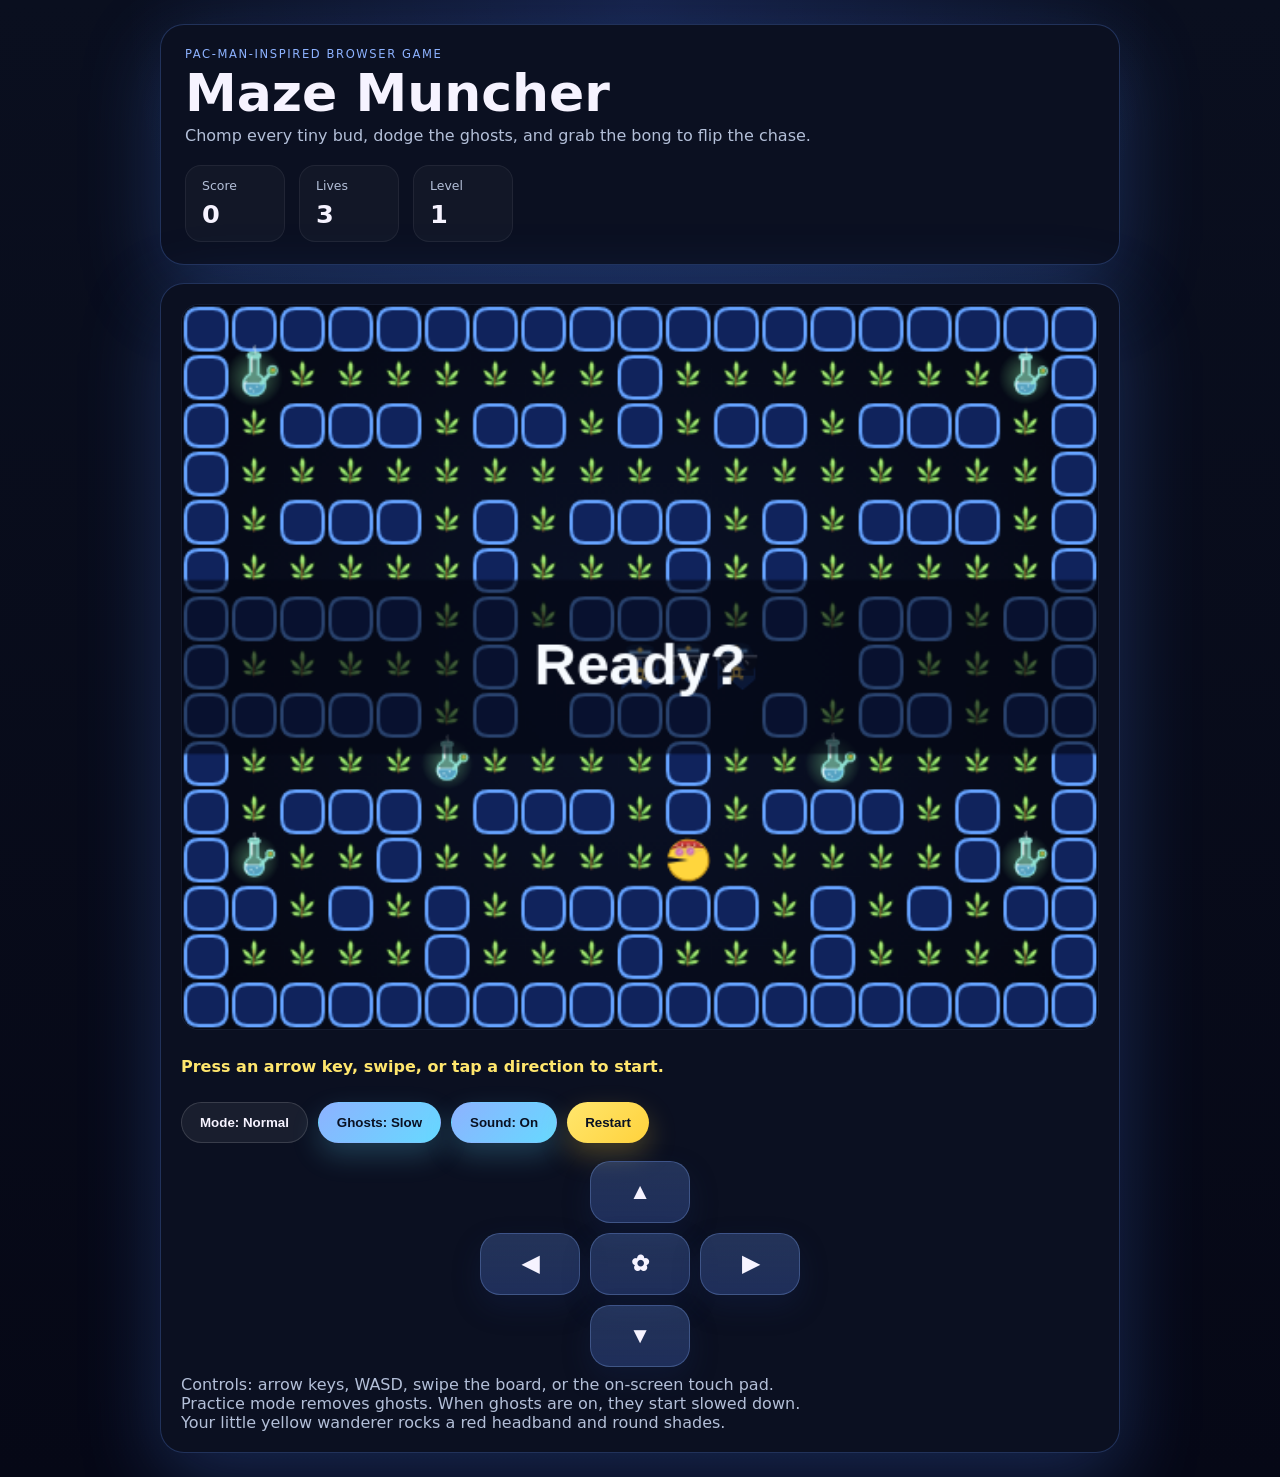
<file: index.html>
<!DOCTYPE html>
<html lang="en">
<head>
  <meta charset="UTF-8" />
  <meta name="viewport" content="width=device-width, initial-scale=1.0, maximum-scale=1.0, user-scalable=no, viewport-fit=cover" />
  <title>Maze Muncher</title>
  <link rel="stylesheet" href="./style.css" />
</head>
<body>
  <main class="game-shell">
    <section class="hud-card">
      <div>
        <p class="eyebrow">Pac-Man-inspired browser game</p>
        <h1>Maze Muncher</h1>
        <p class="subcopy">Chomp every tiny bud, dodge the ghosts, and grab the bong to flip the chase.</p>
      </div>
      <div class="hud-stats">
        <div><span>Score</span><strong id="score">0</strong></div>
        <div><span>Lives</span><strong id="lives">3</strong></div>
        <div><span>Level</span><strong id="level">1</strong></div>
      </div>
    </section>

    <section class="board-card">
      <canvas id="game" aria-label="Maze Muncher game board"></canvas>
      <div class="controls">
        <p id="message">Press an arrow key or tap a direction to start.</p>
        <div class="buttons">
          <button id="mode-toggle" class="button-secondary" type="button">Mode: Normal</button>
          <button id="speed-toggle" class="button-secondary" type="button">Ghosts: Slow</button>
          <button id="sound-toggle" class="button-secondary" type="button">Sound: On</button>
          <button id="restart" type="button">Restart</button>
        </div>
      </div>

      <div class="touch-controls" aria-label="Touch controls">
        <button class="touch-btn touch-up" type="button" data-direction="up" aria-label="Move up">▲</button>
        <button class="touch-btn touch-left" type="button" data-direction="left" aria-label="Move left">◀</button>
        <button class="touch-btn touch-center" type="button" id="touch-start" aria-label="Start game">✿</button>
        <button class="touch-btn touch-right" type="button" data-direction="right" aria-label="Move right">▶</button>
        <button class="touch-btn touch-down" type="button" data-direction="down" aria-label="Move down">▼</button>
      </div>

      <p class="instructions">Controls: arrow keys, WASD, swipe the board, or the on-screen touch pad. Practice mode removes ghosts. When ghosts are on, they start slowed down. Your little yellow wanderer rocks a red headband and round shades.</p>
    </section>
  </main>

  <script src="./game.js"></script>
</body>
</html>
</file>
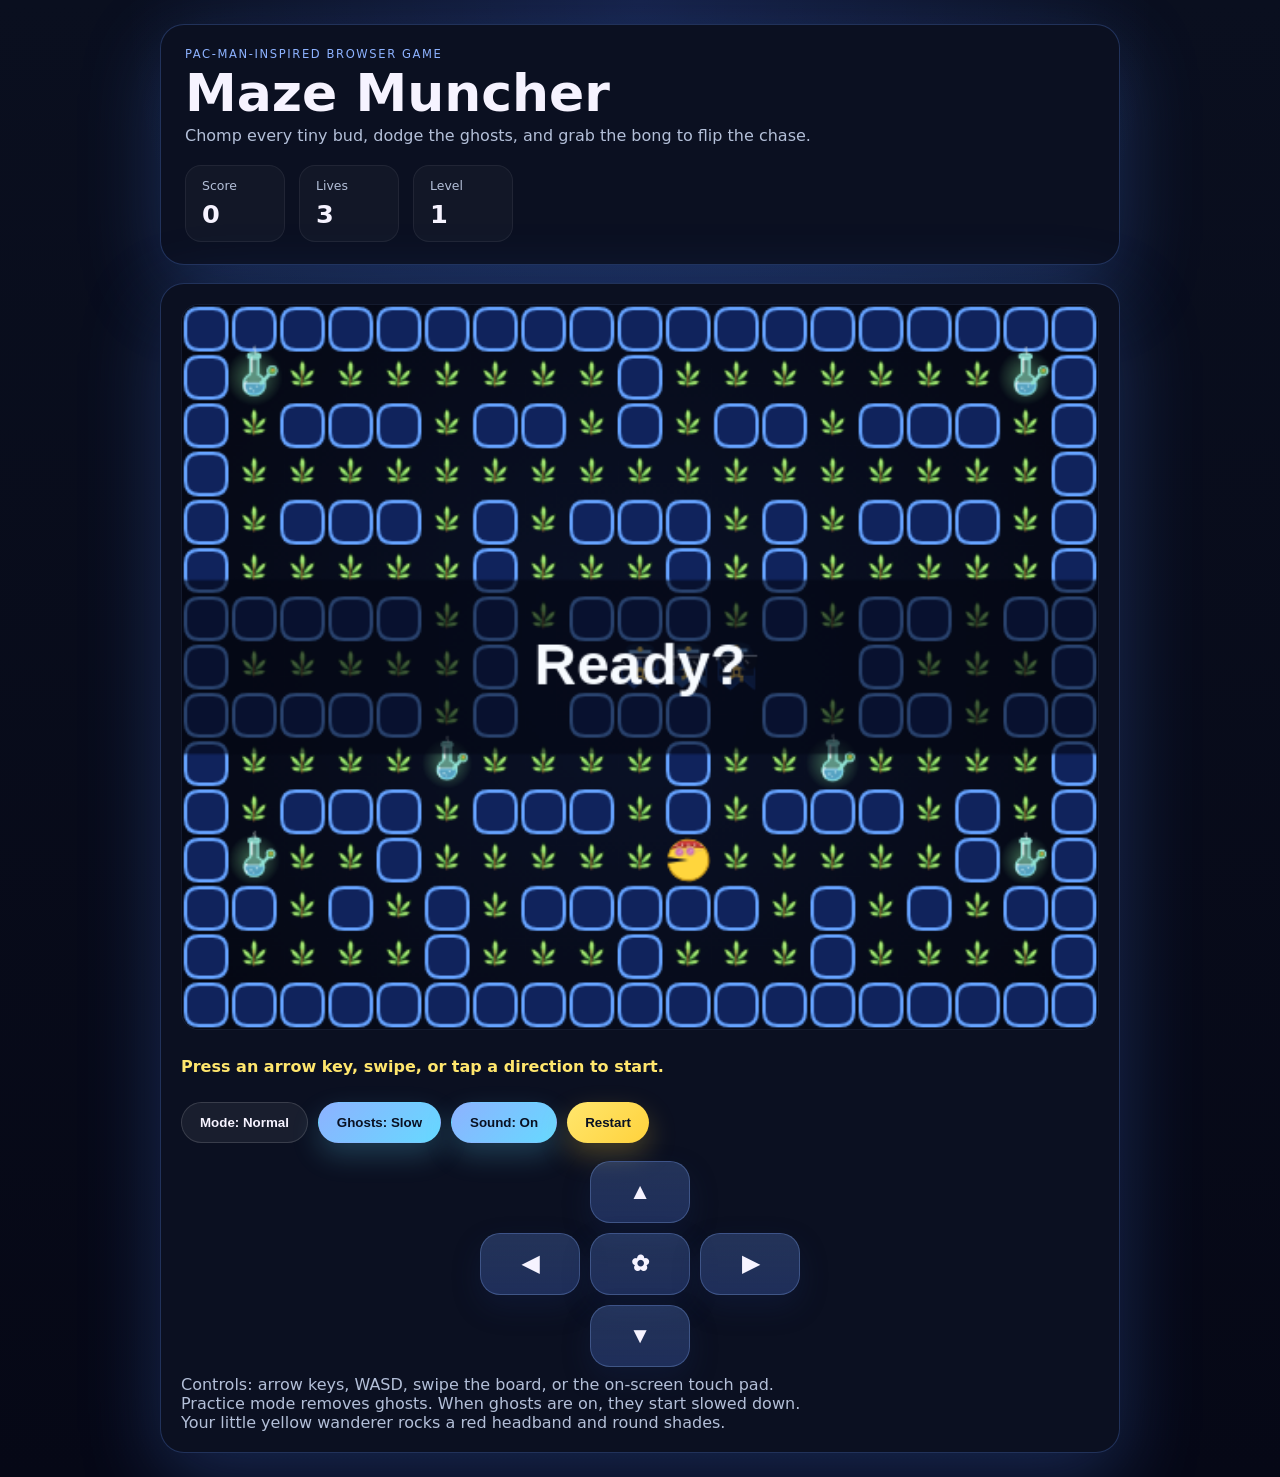
<file: standalone.html>
<!DOCTYPE html>
<html lang="en">
<head>
  <meta charset="UTF-8" />
  <meta name="viewport" content="width=device-width, initial-scale=1.0, maximum-scale=1.0, user-scalable=no, viewport-fit=cover" />
  <title>Maze Muncher</title>
  <style>
:root {
  color-scheme: dark;
  --bg: #060816;
  --panel: rgba(11, 16, 33, 0.9);
  --border: rgba(98, 148, 255, 0.26);
  --text: #f6f3ff;
  --muted: #b3bfd8;
  --accent: #ffe66d;
  --glow: rgba(76, 134, 255, 0.25);
}

* {
  box-sizing: border-box;
}

html, body {
  overscroll-behavior: none;
}

body {
  margin: 0;
  min-height: 100vh;
  font-family: Inter, system-ui, -apple-system, BlinkMacSystemFont, "Segoe UI", sans-serif;
  color: var(--text);
  background:
    radial-gradient(circle at top, rgba(71, 115, 255, 0.18), transparent 32%),
    linear-gradient(180deg, #0a0f1f 0%, var(--bg) 100%);
}

.game-shell {
  width: min(960px, calc(100vw - 32px));
  margin: 24px auto;
  display: grid;
  gap: 18px;
}

.hud-card,
.board-card {
  /* solid panels — backdrop-filter blur forced the browser to recompute
     an expensive blur on every canvas frame and stuttered on laptops */
  background: #0b1021;
  border: 1px solid var(--border);
  border-radius: 24px;
  box-shadow: 0 24px 80px var(--glow);
}

.hud-card {
  padding: 22px 24px;
  display: flex;
  justify-content: space-between;
  gap: 20px;
  align-items: end;
  flex-wrap: wrap;
}

.eyebrow {
  margin: 0 0 8px;
  color: #8db2ff;
  text-transform: uppercase;
  letter-spacing: 0.14em;
  font-size: 0.72rem;
}

h1 {
  margin: 0;
  font-size: clamp(2rem, 5vw, 3.25rem);
  line-height: 0.95;
}

.subcopy,
.instructions {
  margin: 8px 0 0;
  color: var(--muted);
  max-width: 62ch;
}

.hud-stats {
  display: flex;
  gap: 14px;
  flex-wrap: wrap;
}

.hud-stats div {
  min-width: 100px;
  padding: 12px 16px;
  background: rgba(255, 255, 255, 0.03);
  border: 1px solid rgba(255, 255, 255, 0.06);
  border-radius: 16px;
}

.hud-stats span {
  display: block;
  color: var(--muted);
  font-size: 0.78rem;
  margin-bottom: 6px;
}

.hud-stats strong {
  font-size: 1.6rem;
}

.board-card {
  padding: 20px;
}

canvas {
  width: 100%;
  height: auto;
  display: block;
  border-radius: 18px;
  background: #03040b;
  touch-action: none;
  border: 1px solid rgba(115, 161, 255, 0.15);
}

.controls {
  margin-top: 14px;
  display: flex;
  justify-content: space-between;
  align-items: center;
  gap: 12px;
  flex-wrap: wrap;
}

#message {
  margin: 0;
  font-weight: 600;
  color: var(--accent);
  /* reserve two lines so changing messages never reflow the controls */
  min-height: 2.9em;
  display: flex;
  align-items: center;
}

.buttons {
  display: flex;
  gap: 10px;
  flex-wrap: wrap;
}

button {
  appearance: none;
  border: 0;
  border-radius: 999px;
  padding: 12px 18px;
  cursor: pointer;
  color: #091123;
  background: linear-gradient(135deg, #ffe66d 0%, #ffd23c 100%);
  font-weight: 700;
  transition: transform 120ms ease, box-shadow 120ms ease;
  box-shadow: 0 12px 28px rgba(255, 210, 60, 0.25);
  touch-action: manipulation;
}

.touch-controls {
  margin: 18px auto 0;
  width: min(320px, 100%);
  display: grid;
  grid-template-columns: repeat(3, 1fr);
  grid-template-areas:
    '. up .'
    'left center right'
    '. down .';
  gap: 10px;
  user-select: none;
}

.touch-btn {
  min-height: 62px;
  padding: 0;
  border-radius: 20px;
  color: #f6f3ff;
  background: linear-gradient(180deg, rgba(110, 157, 255, 0.25) 0%, rgba(32, 48, 93, 0.95) 100%);
  border: 1px solid rgba(141, 178, 255, 0.28);
  box-shadow: 0 12px 28px rgba(23, 38, 80, 0.32);
  font-size: 1.4rem;
  font-weight: 800;
}

.touch-btn:hover {
  box-shadow: 0 14px 32px rgba(52, 86, 160, 0.32);
}

.touch-btn:active,
.touch-btn.touch-active {
  transform: scale(0.97);
  background: linear-gradient(180deg, rgba(255, 230, 109, 0.9) 0%, rgba(255, 180, 71, 0.95) 100%);
  color: #091123;
}

.touch-up { grid-area: up; }
.touch-left { grid-area: left; }
.touch-center { grid-area: center; }
.touch-right { grid-area: right; }
.touch-down { grid-area: down; }

button.button-secondary {
  color: var(--text);
  background: rgba(255, 255, 255, 0.06);
  border: 1px solid rgba(255, 255, 255, 0.14);
  box-shadow: none;
}

button.button-secondary.button-active {
  color: #091123;
  background: linear-gradient(135deg, #8db2ff 0%, #66d9ff 100%);
  border-color: transparent;
  box-shadow: 0 12px 28px rgba(102, 217, 255, 0.22);
}

button:hover {
  transform: translateY(-1px);
  box-shadow: 0 16px 32px rgba(255, 210, 60, 0.35);
}

button:active {
  transform: translateY(1px);
}

@media (max-width: 720px) {
  .game-shell {
    width: min(100vw - 18px, 960px);
    margin: 10px auto 24px;
  }

  .hud-card,
  .board-card {
    border-radius: 18px;
    padding: 16px;
  }

  .controls {
    align-items: stretch;
  }

  .buttons {
    width: 100%;
  }

  .buttons button {
    flex: 1 1 140px;
  }

  .touch-controls {
    width: min(340px, 100%);
    gap: 12px;
  }

  .touch-btn {
    min-height: 72px;
    font-size: 1.55rem;
  }

  .instructions {
    font-size: 0.96rem;
  }

  #message {
    min-height: 3.9em;
  }
}
  </style>
</head>
<body>
  <main class="game-shell">
    <section class="hud-card">
      <div>
        <p class="eyebrow">Pac-Man-inspired browser game</p>
        <h1>Maze Muncher</h1>
        <p class="subcopy">Chomp every tiny bud, dodge the ghosts, and grab the bong to flip the chase.</p>
      </div>
      <div class="hud-stats">
        <div><span>Score</span><strong id="score">0</strong></div>
        <div><span>Lives</span><strong id="lives">3</strong></div>
        <div><span>Level</span><strong id="level">1</strong></div>
      </div>
    </section>

    <section class="board-card">
      <canvas id="game" aria-label="Maze Muncher game board"></canvas>
      <div class="controls">
        <p id="message">Press an arrow key or tap a direction to start.</p>
        <div class="buttons">
          <button id="mode-toggle" class="button-secondary" type="button">Mode: Normal</button>
          <button id="speed-toggle" class="button-secondary" type="button">Ghosts: Slow</button>
          <button id="sound-toggle" class="button-secondary" type="button">Sound: On</button>
          <button id="restart" type="button">Restart</button>
        </div>
      </div>

      <div class="touch-controls" aria-label="Touch controls">
        <button class="touch-btn touch-up" type="button" data-direction="up" aria-label="Move up">▲</button>
        <button class="touch-btn touch-left" type="button" data-direction="left" aria-label="Move left">◀</button>
        <button class="touch-btn touch-center" type="button" id="touch-start" aria-label="Start game">✿</button>
        <button class="touch-btn touch-right" type="button" data-direction="right" aria-label="Move right">▶</button>
        <button class="touch-btn touch-down" type="button" data-direction="down" aria-label="Move down">▼</button>
      </div>

      <p class="instructions">Controls: arrow keys, WASD, swipe the board, or the on-screen touch pad. Practice mode removes ghosts. When ghosts are on, they start slowed down. Your little yellow wanderer rocks a red headband and round shades.</p>
    </section>
  </main>

  <script>
'use strict';

/* =====================================================================
   Maze Muncher — runtime
   Sections: config · dom · state · audio · maze · actors · movement ·
   ghost ai · collisions · update · sprites & layers · drawing · input ·
   bootstrap
   ===================================================================== */

/* ---------------- config ---------------- */

const TILE = 28;
const PLAYER_SPEED = 5.4;
const GHOST_SPEED = 4.35;
const FRIGHTENED_SPEED = 3.3;
const EYES_SPEED = 8.5;
const JAIL_MIN_TIME = 1.5;       // busted ghosts sit out at least this long
const POWER_DURATION = 7.5;
const POWER_WARNING = 2.0;       // frightened ghosts flash for the last N seconds
const DEATH_TIME = 1.25;         // seconds of death animation freeze
const WIN_FLASH_TIME = 1.6;      // board-cleared flash before next level loads
const START_LIVES = 3;
const SPRITE_SIZE = 36;          // css px box for pre-rendered bud sprites

const GHOST_SPEED_OPTIONS = [
  { label: 'Ghosts: Slow', multiplier: 0.68 },
  { label: 'Ghosts: Normal', multiplier: 1 },
];

const DIRS = {
  left: { x: -1, y: 0, angle: Math.PI },
  right: { x: 1, y: 0, angle: 0 },
  up: { x: 0, y: -1, angle: -Math.PI / 2 },
  down: { x: 0, y: 1, angle: Math.PI / 2 },
};

const OPPOSITE = {
  left: 'right',
  right: 'left',
  up: 'down',
  down: 'up',
};

const MAZE_TEMPLATE = [
  '###################',
  '#o.......#.......o#',
  '#.###.##.#.##.###.#',
  '#.................#',
  '#.###.#.###.#.###.#',
  '#.....#...#.#.....#',
  '#####.#.###.#.##.##',
  '#.....#  A B  #...#',
  '#####.# ### #.##.##',
  '#....o....#..o....#',
  '#.###.###.#.###.#.#',
  '#o..#.....P.....#o#',
  '##.#.#.#####.#.#.##',
  '#....#...#...#....#',
  '###################',
];

const ghostBlueprints = [
  { color: '#244c9f', accent: '#8ec8ff', badge: '#ffd45c', name: 'Officer Blue', corner: { x: 1, y: 1 } },
  { color: '#1b3f88', accent: '#9fd7ff', badge: '#ffcc4d', name: 'Officer Chase', corner: { x: 17, y: 1 } },
  { color: '#2b589d', accent: '#89c6ff', badge: '#ffd86a', name: 'Officer Bolt', corner: { x: 17, y: 13 } },
  { color: '#19366f', accent: '#7fc0ff', badge: '#ffcf57', name: 'Officer Moss', corner: { x: 1, y: 13 } },
];

/* ---------------- dom ---------------- */

const canvas = document.getElementById('game');
const ctx = canvas.getContext('2d');
const scoreEl = document.getElementById('score');
const livesEl = document.getElementById('lives');
const levelEl = document.getElementById('level');
const messageEl = document.getElementById('message');
const modeToggleBtn = document.getElementById('mode-toggle');
const speedToggleBtn = document.getElementById('speed-toggle');
const soundToggleBtn = document.getElementById('sound-toggle');
const restartBtn = document.getElementById('restart');
const touchButtons = Array.from(document.querySelectorAll('[data-direction]'));
const touchStartBtn = document.getElementById('touch-start');

/* ---------------- state ---------------- */

let rows = MAZE_TEMPLATE.length;
let cols = MAZE_TEMPLATE[0].length;
let maze = [];
let pelletsRemaining = 0;
let playerStart = { x: 9, y: 11 };
let ghostStarts = [];

let player;
let ghosts = [];
let score = 0;
let lives = START_LIVES;
let level = 1;
let desiredDirection = 'left';
let powerTimer = 0;
let eatChain = 0;                 // ghosts eaten on the current power orb
let gameStarted = false;
let gameOver = false;
let win = false;
let winTimer = 0;
let dying = false;
let deathTimer = 0;
let mouthPhase = 0;
let lastTime = 0;
let nowSec = 0;
let practiceMode = false;
let ghostSpeedIndex = 0;
let popups = [];

function getGhostSpeedMultiplier() {
  const ramp = Math.min(1 + (level - 1) * 0.06, 1.35);
  return GHOST_SPEED_OPTIONS[ghostSpeedIndex].multiplier * ramp;
}

function getPlayerSpeed() {
  return PLAYER_SPEED * Math.min(1 + (level - 1) * 0.02, 1.12);
}

/* ---------------- audio (tiny synth, no assets) ---------------- */

let audioCtx = null;
let soundOn = localStorage.getItem('mazeMuncherSound') !== 'off';
let lastChompAt = 0;
let chompAlt = false;

function ensureAudio() {
  if (audioCtx && audioCtx.state === 'closed') audioCtx = null;
  if (!audioCtx) {
    try { audioCtx = new (window.AudioContext || window.webkitAudioContext)(); } catch (e) { /* no audio */ }
  }
  if (audioCtx && audioCtx.state === 'suspended') {
    audioCtx.resume().catch(() => {});
  }
  return audioCtx;
}

// any real interaction revives a context the browser muted/suspended
['pointerdown', 'keydown', 'touchstart'].forEach((evt) => {
  window.addEventListener(evt, () => { if (soundOn) ensureAudio(); }, { passive: true });
});

function tone(freq, dur, type = 'square', vol = 0.1, delay = 0, slideTo = null) {
  if (!soundOn || !ensureAudio()) return;
  if (audioCtx.state !== 'running') return;   // never schedule into a muted context
  const t = audioCtx.currentTime + delay;
  const osc = audioCtx.createOscillator();
  const gain = audioCtx.createGain();
  osc.type = type;
  osc.frequency.setValueAtTime(freq, t);
  if (slideTo) osc.frequency.exponentialRampToValueAtTime(slideTo, t + dur);
  gain.gain.setValueAtTime(vol, t);
  gain.gain.exponentialRampToValueAtTime(0.001, t + dur);
  osc.connect(gain).connect(audioCtx.destination);
  osc.start(t);
  osc.stop(t + dur + 0.03);
}

function sfxChomp() {
  if (nowSec - lastChompAt < 0.085) return;
  lastChompAt = nowSec;
  chompAlt = !chompAlt;
  tone(chompAlt ? 520 : 392, 0.06, 'square', 0.045);
}
function sfxPower() { tone(190, 0.4, 'sawtooth', 0.09, 0, 560); }
function sfxGhostEaten() { tone(330, 0.1, 'triangle', 0.13); tone(660, 0.16, 'triangle', 0.11, 0.08); }
function sfxDeath() { tone(520, 0.95, 'triangle', 0.15, 0, 85); }
function sfxWin() { [392, 523, 659, 784].forEach((f, i) => tone(f, 0.16, 'sine', 0.12, i * 0.11)); }

/* ---------------- hud / messages ---------------- */

function updateControlLabels() {
  if (modeToggleBtn) {
    modeToggleBtn.textContent = practiceMode ? 'Mode: Practice' : 'Mode: Normal';
    modeToggleBtn.classList.toggle('button-active', practiceMode);
  }
  if (speedToggleBtn) {
    speedToggleBtn.textContent = GHOST_SPEED_OPTIONS[ghostSpeedIndex].label;
    speedToggleBtn.classList.toggle('button-active', ghostSpeedIndex === 0);
  }
  if (soundToggleBtn) {
    soundToggleBtn.textContent = soundOn ? 'Sound: On' : 'Sound: Off';
    soundToggleBtn.classList.toggle('button-active', soundOn);
  }
}

function syncHud() {
  scoreEl.textContent = String(score);
  livesEl.textContent = String(lives);
  if (levelEl) levelEl.textContent = String(level);
}

function setMessage(text) {
  messageEl.textContent = text;
}

/* ---------------- maze ---------------- */

function assertMaze() {
  const width = MAZE_TEMPLATE[0].length;
  MAZE_TEMPLATE.forEach((row, index) => {
    if (row.length !== width) {
      throw new Error(`Maze row ${index} has length ${row.length}; expected ${width}.`);
    }
  });
}

function cloneMaze() {
  pelletsRemaining = 0;
  ghostStarts = [];
  maze = MAZE_TEMPLATE.map((row, y) => row.split('').map((cell, x) => {
    if (cell === 'P') {
      playerStart = { x, y };
      return ' ';
    }
    if (/[A-D]/.test(cell)) {
      ghostStarts.push({ x, y });
      return ' ';
    }
    if (cell === '.' || cell === 'o') {
      pelletsRemaining += 1;
    }
    return cell;
  }));

  while (ghostStarts.length < ghostBlueprints.length) {
    ghostStarts.push({ x: 8 + ghostStarts.length, y: 7 });
  }

  buildWallLayer();
}

function wrapColumn(col) {
  return (col + cols) % cols;
}

function tileOpen(col, row) {
  if (row < 0 || row >= rows) return false;
  return maze[row][wrapColumn(col)] !== '#';
}

/* ---------------- actors ---------------- */

function createEntity(x, y, dir = 'left') {
  return { x, y, dir, startX: x, startY: y };
}

function resetActors() {
  player = {
    ...createEntity(playerStart.x, playerStart.y, 'left'),
    radius: 0.38,
  };

  ghosts = ghostBlueprints.map((blueprint, index) => ({
    ...createEntity(ghostStarts[index].x, ghostStarts[index].y, index % 2 === 0 ? 'left' : 'right'),
    index,
    color: blueprint.color,
    accent: blueprint.accent,
    badge: blueprint.badge,
    name: blueprint.name,
    corner: blueprint.corner,
    frightened: false,
    mode: 'normal',               // normal | eyes (heading home) | jailed (cooling off)
    jailTimer: 0,
    bobSeed: index * 1.7,
  }));

  desiredDirection = 'left';
}

function resetGame() {
  cloneMaze();
  resetActors();
  score = 0;
  lives = START_LIVES;
  level = 1;
  powerTimer = 0;
  eatChain = 0;
  gameStarted = false;
  gameOver = false;
  win = false;
  winTimer = 0;
  dying = false;
  mouthPhase = 0;
  popups = [];
  updateControlLabels();
  setMessage(practiceMode ? 'Practice mode: learn the maze with no ghosts.' : 'Press an arrow key, swipe, or tap a direction to start.');
  syncHud();
}

function nextLevel() {
  level += 1;
  cloneMaze();
  resetActors();
  powerTimer = 0;
  eatChain = 0;
  gameStarted = false;
  win = false;
  winTimer = 0;
  setMessage(practiceMode
    ? `Board cleared. Practice round ${level} ready.`
    : `Level ${level} — ghosts are a little quicker. Press a direction.`);
  syncHud();
}

/* ---------------- movement core ----------------
   Entities travel center-to-center along the grid. Turning and AI
   decisions happen exactly when a tile center is crossed, with the
   leftover frame distance carried into the new direction — no snapping,
   no lost motion, no jitter at corners. */

function stepEntity(entity, speed, delta, onCenter) {
  let dist = speed * delta;
  let guard = 12;
  while (dist > 1e-6 && guard > 0) {
    guard -= 1;
    const atCX = Math.abs(entity.x - Math.round(entity.x)) < 1e-4;
    const atCY = Math.abs(entity.y - Math.round(entity.y)) < 1e-4;

    if (atCX && atCY) {
      entity.x = Math.round(entity.x);
      entity.y = Math.round(entity.y);
      onCenter(entity);
      const dir = DIRS[entity.dir];
      if (!dir || !tileOpen(entity.x + dir.x, entity.y + dir.y)) return;
      const step = Math.min(dist, 1);
      entity.x += dir.x * step;
      entity.y += dir.y * step;
      dist -= step;
    } else {
      const dir = DIRS[entity.dir];
      const axis = dir.x !== 0 ? 'x' : 'y';
      const sign = dir.x + dir.y > 0 ? 1 : -1;
      const pos = entity[axis];
      const nextCenter = sign > 0 ? Math.ceil(pos - 1e-4) : Math.floor(pos + 1e-4);
      const step = Math.min(dist, Math.abs(nextCenter - pos));
      entity[axis] = pos + sign * step;
      dist -= step;
    }

    if (entity.x < -0.5) entity.x += cols;
    else if (entity.x > cols - 0.5) entity.x -= cols;
  }
}

function canLeave(entity, directionName) {
  const dir = DIRS[directionName];
  if (!dir) return false;
  return tileOpen(Math.round(entity.x) + dir.x, Math.round(entity.y) + dir.y);
}

/* ---------------- player ---------------- */

function playerCenterDecision(p) {
  if (desiredDirection !== p.dir && canLeave(p, desiredDirection)) {
    p.dir = desiredDirection;
  }
}

function updatePlayer(delta) {
  // reversing is always allowed instantly, even between tile centers
  if (desiredDirection === OPPOSITE[player.dir]) {
    const between = Math.abs(player.x - Math.round(player.x)) > 1e-4
      || Math.abs(player.y - Math.round(player.y)) > 1e-4;
    if (between) player.dir = desiredDirection;
  }
  stepEntity(player, getPlayerSpeed(), delta, playerCenterDecision);
  eatPellet();
}

function eatPellet() {
  const col = wrapColumn(Math.round(player.x));
  const row = Math.round(player.y);
  const cell = maze[row]?.[col];

  if (cell === '.') {
    maze[row][col] = ' ';
    pelletsRemaining -= 1;
    score += 10;
    sfxChomp();
  }

  if (cell === 'o') {
    maze[row][col] = ' ';
    pelletsRemaining -= 1;
    score += 50;
    powerTimer = POWER_DURATION;
    eatChain = 0;
    ghosts.forEach((ghost) => {
      if (ghost.mode !== 'normal') return;
      ghost.frightened = true;
      ghost.dir = OPPOSITE[ghost.dir];        // classic tell: ghosts flip around
    });
    sfxPower();
    setMessage(practiceMode ? 'Bong collected.' : 'Bong rip! Ghosts are edible.');
  }

  if (cell !== '.' && cell !== 'o') return;   // nothing eaten — skip DOM work

  if (pelletsRemaining <= 0) {
    win = true;
    winTimer = WIN_FLASH_TIME;
    gameStarted = false;
    score += 250;
    addPopup(player.x, player.y, '+250', '#ffe66d');
    sfxWin();
    setMessage('You cleared the board!');
  }

  syncHud();
}

/* ---------------- ghost ai ---------------- */

function getOptions(entity) {
  return Object.entries(DIRS)
    .filter(([, dir]) => tileOpen(Math.round(entity.x) + dir.x, Math.round(entity.y) + dir.y))
    .map(([name]) => name);
}

function ghostTarget(ghost, index) {
  const forward = DIRS[player.dir] || DIRS.left;
  const closeToPlayer = Math.hypot(player.x - ghost.x, player.y - ghost.y) < 5;

  switch (index) {
    case 0:
      return { x: player.x, y: player.y };
    case 1:
      return { x: player.x + forward.x * 3, y: player.y + forward.y * 3 };
    case 2:
      return closeToPlayer ? ghost.corner : { x: player.x, y: player.y };
    default:
      return Math.random() < 0.6 ? ghost.corner : { x: player.x, y: player.y };
  }
}

/* breadth-first search for the first step of the shortest path —
   used by eaten ghosts so the eyes actually find their way home
   instead of ping-ponging in a greedy local minimum */
function bfsNextDir(startCol, startRow, targetCol, targetRow) {
  if (startCol === targetCol && startRow === targetRow) return null;
  const key = (c, r) => r * cols + c;
  const visited = new Set([key(startCol, startRow)]);
  const queue = [];

  for (const [name, dir] of Object.entries(DIRS)) {
    const c = wrapColumn(startCol + dir.x);
    const r = startRow + dir.y;
    if (!tileOpen(c, r)) continue;
    visited.add(key(c, r));
    queue.push({ c, r, first: name });
  }

  while (queue.length) {
    const node = queue.shift();
    if (node.c === targetCol && node.r === targetRow) return node.first;
    for (const dir of Object.values(DIRS)) {
      const c = wrapColumn(node.c + dir.x);
      const r = node.r + dir.y;
      if (r < 0 || r >= rows || !tileOpen(c, r) || visited.has(key(c, r))) continue;
      visited.add(key(c, r));
      queue.push({ c, r, first: node.first });
    }
  }
  return null;
}

function chooseGhostDirection(ghost, index) {
  if (ghost.mode === 'eyes') {
    const next = bfsNextDir(Math.round(ghost.x), Math.round(ghost.y), ghost.startX, ghost.startY);
    if (next) return next;
  }

  let options = getOptions(ghost);

  if (options.length > 1) {
    options = options.filter((option) => option !== OPPOSITE[ghost.dir]);
  }
  if (options.length === 0) {
    options = [OPPOSITE[ghost.dir]];
  }

  if (ghost.frightened) {
    return options[Math.floor(Math.random() * options.length)];
  }

  const target = ghostTarget(ghost, index);
  let best = options[0];
  let bestScore = Infinity;

  options.forEach((option) => {
    const dir = DIRS[option];
    const nx = Math.round(ghost.x) + dir.x;
    const ny = Math.round(ghost.y) + dir.y;
    const distance = Math.hypot(target.x - nx, target.y - ny) + Math.random() * 0.15;
    if (distance < bestScore) {
      bestScore = distance;
      best = option;
    }
  });

  return best;
}

function ghostCenterDecision(ghost) {
  if (ghost.mode === 'eyes'
    && Math.round(ghost.x) === ghost.startX
    && Math.round(ghost.y) === ghost.startY) {
    // busted ghosts cool off in jail until the power phase is over
    ghost.mode = 'jailed';
    ghost.frightened = false;
    ghost.jailTimer = Math.max(powerTimer, JAIL_MIN_TIME);
    return;
  }
  ghost.dir = chooseGhostDirection(ghost, ghost.index);
}

function updateGhosts(delta) {
  if (practiceMode) return;

  ghosts.forEach((ghost) => {
    if (ghost.mode === 'jailed') {
      ghost.jailTimer = Math.max(0, ghost.jailTimer - delta);
      if (ghost.jailTimer === 0 && powerTimer <= 0) {
        ghost.mode = 'normal';
      }
      return;
    }
    const speed = ghost.mode === 'eyes'
      ? EYES_SPEED
      : (ghost.frightened ? FRIGHTENED_SPEED : GHOST_SPEED) * getGhostSpeedMultiplier();
    stepEntity(ghost, speed, delta, ghostCenterDecision);
  });
}

/* ---------------- collisions ---------------- */

function handleCollisions() {
  if (practiceMode) return;

  for (const ghost of ghosts) {
    if (ghost.mode === 'eyes' || ghost.mode === 'jailed') continue;
    const distance = Math.hypot(player.x - ghost.x, player.y - ghost.y);
    if (distance > 0.62) continue;

    if (ghost.frightened) {
      eatChain += 1;
      const points = Math.min(200 * 2 ** (eatChain - 1), 1600);
      score += points;
      ghost.mode = 'eyes';
      ghost.frightened = false;
      addPopup(ghost.x, ghost.y, `+${points}`, '#8ec8ff');
      setMessage(`You ate ${ghost.name}.`);
      sfxGhostEaten();
      syncHud();
      continue;
    }

    if (!gameOver && !dying) {
      dying = true;
      deathTimer = DEATH_TIME;
      sfxDeath();
      return;
    }
  }
}

/* ---------------- popups ---------------- */

function addPopup(tileX, tileY, text, color) {
  popups.push({
    x: tileX * TILE + TILE / 2,
    y: tileY * TILE + TILE / 2,
    text,
    color,
    life: 0.9,
    maxLife: 0.9,
  });
}

function updatePopups(delta) {
  for (let i = popups.length - 1; i >= 0; i -= 1) {
    const p = popups[i];
    p.life -= delta;
    p.y -= 26 * delta;
    if (p.life <= 0) popups.splice(i, 1);
  }
}

/* ---------------- update ---------------- */

function update(delta) {
  if (dying) {
    deathTimer -= delta;
    if (deathTimer <= 0) {
      dying = false;
      lives -= 1;
      syncHud();
      if (lives <= 0) {
        gameOver = true;
        gameStarted = false;
        setMessage('Game over. Hit restart to try again.');
      } else {
        resetActors();
        gameStarted = false;
        powerTimer = 0;
        setMessage('Ouch. You lost a life. Press a direction to continue.');
      }
    }
    return;
  }

  if (win && winTimer > 0) {
    winTimer -= delta;
    if (winTimer <= 0) nextLevel();
    return;
  }

  if (!gameStarted || gameOver || win) return;

  mouthPhase += delta * 12;
  if (powerTimer > 0) {
    powerTimer = Math.max(0, powerTimer - delta);
    if (powerTimer === 0) {
      ghosts.forEach((ghost) => {
        ghost.frightened = false;
      });
      eatChain = 0;
      setMessage('Power mode faded.');
    }
  }

  updatePlayer(delta);
  updateGhosts(delta);
  handleCollisions();
}

/* ---------------- sprites & layers ----------------
   The wall layer and the two bud sprites are pre-rendered at device
   pixel resolution once per board, so the per-frame cost is a handful
   of drawImage calls instead of hundreds of gradient/path fills. */

let dpr = 1;
let wallLayer = null;
let pelletSprite = null;
let powerSprite = null;

function sizeCanvas() {
  // mobile browsers fire resize constantly (URL bar, scroll bounce);
  // reassigning canvas.width clears the canvas, so bail unless the
  // backing size actually changed
  const newDpr = Math.min(window.devicePixelRatio || 1, 2.5);
  const w = Math.round(cols * TILE * newDpr);
  const h = Math.round(rows * TILE * newDpr);
  if (newDpr === dpr && canvas.width === w && canvas.height === h && pelletSprite) return;
  dpr = newDpr;
  canvas.width = w;
  canvas.height = h;
  ctx.setTransform(dpr, 0, 0, dpr, 0, 0);
  pelletSprite = makeBudSprite(false);
  powerSprite = makeBudSprite(true);
  if (maze.length) buildWallLayer();
}

function makeBudSprite(power) {
  const ss = dpr * 1.6;     // supersample so the power-orb pulse stays crisp
  const c = document.createElement('canvas');
  c.width = c.height = Math.ceil(SPRITE_SIZE * ss);
  const g = c.getContext('2d');
  g.setTransform(ss, 0, 0, ss, (SPRITE_SIZE / 2) * ss, (SPRITE_SIZE / 2) * ss);
  if (power) drawBongArt(g);
  else drawBudArt(g, false);
  return c;
}

/* the power item: a little glass bong with a lit bowl */
function drawBongArt(g) {
  // soft glow so it pops as the power item
  const glow = g.createRadialGradient(0, 0, 2, 0, 0, 16);
  glow.addColorStop(0, 'rgba(150, 255, 170, 0.35)');
  glow.addColorStop(1, 'rgba(150, 255, 170, 0)');
  g.fillStyle = glow;
  g.beginPath();
  g.arc(0, 0, 16, 0, Math.PI * 2);
  g.fill();

  const glass = 'rgba(150, 225, 210, 0.4)';
  const rim = '#8fe0d2';
  g.lineJoin = 'round';
  g.lineCap = 'round';

  // silhouette: neck flowing into the bulb base
  g.fillStyle = glass;
  g.strokeStyle = rim;
  g.lineWidth = 1.3;
  g.beginPath();
  g.moveTo(-2.3, -11.5);
  g.lineTo(-2.3, -1.5);
  g.bezierCurveTo(-7.5, 0.5, -7.5, 9.5, 0, 9.8);
  g.bezierCurveTo(7.5, 9.5, 7.5, 0.5, 2.3, -1.5);
  g.lineTo(2.3, -11.5);
  g.closePath();
  g.fill();
  g.stroke();

  // flared mouthpiece
  g.fillStyle = glass;
  g.beginPath();
  g.ellipse(0, -11.8, 3.4, 1.5, 0, 0, Math.PI * 2);
  g.fill();
  g.stroke();

  // water with bubbles, clipped to the bulb
  g.save();
  g.beginPath();
  g.moveTo(-2.3, -1.5);
  g.bezierCurveTo(-7.5, 0.5, -7.5, 9.5, 0, 9.8);
  g.bezierCurveTo(7.5, 9.5, 7.5, 0.5, 2.3, -1.5);
  g.closePath();
  g.clip();
  g.fillStyle = 'rgba(90, 190, 255, 0.55)';
  g.fillRect(-8, 3.2, 16, 8);
  g.strokeStyle = 'rgba(200, 240, 255, 0.8)';
  g.lineWidth = 0.8;
  g.beginPath();
  g.moveTo(-7, 3.2);
  g.lineTo(7, 3.2);
  g.stroke();
  g.fillStyle = 'rgba(230, 250, 255, 0.7)';
  [[-2, 6.2, 0.7], [1.6, 5, 0.55], [-0.2, 7.6, 0.5]].forEach(([bx, by, br]) => {
    g.beginPath();
    g.arc(bx, by, br, 0, Math.PI * 2);
    g.fill();
  });
  g.restore();

  // downstem + packed bowl with a lit ember
  g.strokeStyle = rim;
  g.lineWidth = 2.2;
  g.beginPath();
  g.moveTo(4, 3.2);
  g.lineTo(9.2, -2.6);
  g.stroke();
  g.fillStyle = '#3f7d46';
  g.beginPath();
  g.arc(10, -3.6, 2.5, 0, Math.PI * 2);
  g.fill();
  g.strokeStyle = rim;
  g.lineWidth = 1.1;
  g.stroke();
  g.fillStyle = '#7db84e';
  g.beginPath();
  g.arc(10, -3.6, 1.5, 0, Math.PI * 2);
  g.fill();
  g.fillStyle = '#ff8c3a';
  g.beginPath();
  g.arc(10.4, -4, 0.7, 0, Math.PI * 2);
  g.fill();

  // glass glints
  g.strokeStyle = 'rgba(255, 255, 255, 0.75)';
  g.lineWidth = 0.9;
  g.beginPath();
  g.moveTo(-1.3, -10.5);
  g.lineTo(-1.3, -3);
  g.moveTo(-4.4, 2.4);
  g.bezierCurveTo(-5.8, 4, -5.6, 6.5, -4.2, 7.8);
  g.stroke();

  // wisp of smoke off the mouthpiece
  g.strokeStyle = 'rgba(230, 240, 235, 0.55)';
  g.lineWidth = 1;
  g.beginPath();
  g.moveTo(0.6, -13);
  g.bezierCurveTo(2.2, -14.4, -1.4, -15.2, 0.4, -16.8);
  g.stroke();
}

function drawBudArt(g, power) {
  const scale = power ? 1.22 : 0.78;
  g.save();
  g.scale(scale, scale);

  const budGradient = g.createRadialGradient(-1, -4, 1, 0, 0, 14);
  budGradient.addColorStop(0, power ? '#d3ff8b' : '#b8f57d');
  budGradient.addColorStop(0.55, power ? '#6fd45e' : '#55ba4f');
  budGradient.addColorStop(1, power ? '#2d7d32' : '#245f29');

  g.fillStyle = budGradient;
  g.strokeStyle = power ? 'rgba(240, 255, 173, 0.95)' : 'rgba(18, 46, 22, 0.95)';
  g.lineWidth = power ? 1.2 : 0.9;
  g.lineJoin = 'round';

  const leaves = [
    { dx: 0, dy: -6.2, sx: 1, sy: 1.05, rot: 0 },
    { dx: -4.7, dy: -1.2, sx: 0.86, sy: 1, rot: -0.78 },
    { dx: 4.7, dy: -1.2, sx: 0.86, sy: 1, rot: 0.78 },
    { dx: -3.2, dy: 4.3, sx: 0.76, sy: 0.88, rot: -1.38 },
    { dx: 3.2, dy: 4.3, sx: 0.76, sy: 0.88, rot: 1.38 },
  ];

  leaves.forEach(({ dx, dy, sx, sy, rot }) => {
    g.save();
    g.translate(dx, dy);
    g.rotate(rot);
    g.scale(sx, sy);
    g.beginPath();
    g.moveTo(0, -6.2);
    g.quadraticCurveTo(4.5, -1.2, 0, 6.6);
    g.quadraticCurveTo(-4.5, -1.2, 0, -6.2);
    g.closePath();
    g.fill();
    g.stroke();
    g.restore();
  });

  g.strokeStyle = power ? '#ffd46b' : '#d7813f';
  g.lineWidth = power ? 1 : 0.7;
  g.beginPath();
  g.moveTo(0, 7.2);
  g.lineTo(0, -5.4);
  g.stroke();

  g.restore();
}

function buildWallLayer() {
  if (!canvas.width) return;
  wallLayer = document.createElement('canvas');
  wallLayer.width = canvas.width;
  wallLayer.height = canvas.height;
  const g = wallLayer.getContext('2d');
  g.setTransform(dpr, 0, 0, dpr, 0, 0);

  const wCss = cols * TILE;
  const hCss = rows * TILE;
  const bg = g.createRadialGradient(wCss / 2, hCss / 2, 40, wCss / 2, hCss / 2, Math.max(wCss, hCss) * 0.72);
  bg.addColorStop(0, '#0a1126');
  bg.addColorStop(1, '#04060f');
  g.fillStyle = bg;
  g.fillRect(0, 0, wCss, hCss);

  for (let y = 0; y < rows; y += 1) {
    for (let x = 0; x < cols; x += 1) {
      if (maze[y][x] === '#') drawWall(g, x, y);
    }
  }
}

function drawWall(g, x, y) {
  const px = x * TILE;
  const py = y * TILE;
  g.fillStyle = '#10235c';
  g.strokeStyle = '#66a3ff';
  g.lineWidth = 2;
  roundRect(g, px + 2, py + 2, TILE - 4, TILE - 4, 8, true, true);
}

function roundRect(g, x, y, width, height, radius, fill, stroke) {
  g.beginPath();
  g.moveTo(x + radius, y);
  g.lineTo(x + width - radius, y);
  g.quadraticCurveTo(x + width, y, x + width, y + radius);
  g.lineTo(x + width, y + height - radius);
  g.quadraticCurveTo(x + width, y + height, x + width - radius, y + height);
  g.lineTo(x + radius, y + height);
  g.quadraticCurveTo(x, y + height, x, y + height - radius);
  g.lineTo(x, y + radius);
  g.quadraticCurveTo(x, y, x + radius, y);
  g.closePath();
  if (fill) g.fill();
  if (stroke) g.stroke();
}

/* ---------------- drawing ---------------- */

function drawPellets() {
  for (let y = 0; y < rows; y += 1) {
    for (let x = 0; x < cols; x += 1) {
      const cell = maze[y][x];
      if (cell !== '.' && cell !== 'o') continue;
      const cx = x * TILE + TILE / 2;
      const cy = y * TILE + TILE / 2;
      if (cell === '.') {
        ctx.drawImage(pelletSprite, cx - SPRITE_SIZE / 2, cy - SPRITE_SIZE / 2, SPRITE_SIZE, SPRITE_SIZE);
      } else {
        const pulse = 1 + Math.sin(nowSec * 4.2 + (x + y) * 0.9) * 0.08;
        const s = SPRITE_SIZE * pulse;
        ctx.drawImage(powerSprite, cx - s / 2, cy - s / 2, s, s);
      }
    }
  }
}

function drawPlayer() {
  const px = player.x * TILE + TILE / 2;
  const py = player.y * TILE + TILE / 2;
  const r = TILE * 0.42;
  const dir = DIRS[player.dir] || DIRS.left;

  let mouth = 0.15 + Math.abs(Math.sin(mouthPhase)) * 0.32;
  let spin = 0;
  let scale = 1;
  if (dying) {
    const p = 1 - Math.max(deathTimer, 0) / DEATH_TIME;
    spin = p * Math.PI * 3;
    scale = Math.max(0.06, 1 - p * p);
    mouth = 0.15 + p * 1.25;
  }

  ctx.save();
  ctx.translate(px, py);
  ctx.rotate(spin);
  ctx.scale(scale, scale);

  // the whole character lives in a local frame that turns with him:
  // mouth opens toward +x, headband/hair/glasses ride along. Facing left
  // uses a horizontal mirror instead of a 180° spin so he never goes
  // upside down.
  if (player.dir === 'left') {
    ctx.scale(1, -1);
    ctx.rotate(Math.PI);
  } else {
    ctx.rotate(dir.angle);
  }

  // --- body + mouth ---
  ctx.fillStyle = '#ffd63d';
  ctx.beginPath();
  ctx.moveTo(0, 0);
  ctx.arc(0, 0, r, mouth, Math.PI * 2 - mouth, false);
  ctx.closePath();
  ctx.fill();
  ctx.strokeStyle = '#cc9b1b';
  ctx.lineWidth = 1.1;
  ctx.beginPath();
  ctx.arc(0, 0, r, mouth, Math.PI * 2 - mouth, false);
  ctx.stroke();

  // --- red headband, clipped to the body ---
  ctx.save();
  ctx.beginPath();
  ctx.arc(0, 0, r, 0, Math.PI * 2);
  ctx.clip();

  ctx.fillStyle = '#c93a39';
  ctx.beginPath();
  ctx.moveTo(-r * 1.05, -r * 0.88);
  ctx.quadraticCurveTo(0, -r * 1.08, r * 1.05, -r * 0.84);
  ctx.lineTo(r * 1.02, -r * 0.56);
  ctx.quadraticCurveTo(0, -r * 0.72, -r * 1.02, -r * 0.6);
  ctx.closePath();
  ctx.fill();

  ctx.strokeStyle = '#982826';
  ctx.lineWidth = 1.05;
  ctx.beginPath();
  ctx.moveTo(-r * 0.95, -r * 0.62);
  ctx.quadraticCurveTo(0, -r * 0.78, r * 0.93, -r * 0.58);
  ctx.stroke();

  ctx.fillStyle = '#ffe9e1';
  [-0.62, -0.32, 0, 0.3, 0.6].forEach((dx) => {
    ctx.beginPath();
    ctx.arc(dx * r, -r * 0.76, r * 0.05, 0, Math.PI * 2);
    ctx.fill();
  });
  ctx.restore();

  // --- round rose-tinted lennon glasses ---
  const gy = -0.4 * r;
  const lensR = 0.23 * r;
  const fx = 0.44 * r;
  const bx = -0.1 * r;

  ctx.strokeStyle = '#e8c25a';
  ctx.lineWidth = 0.07 * r;
  ctx.beginPath();
  ctx.moveTo(bx - lensR, gy);
  ctx.lineTo(-r * 0.72, -r * 0.52);
  ctx.stroke();

  ctx.fillStyle = 'rgba(193, 86, 213, 0.78)';
  ctx.beginPath();
  ctx.arc(fx, gy, lensR, 0, Math.PI * 2);
  ctx.fill();
  ctx.beginPath();
  ctx.arc(bx, gy - 0.04 * r, lensR, 0, Math.PI * 2);
  ctx.fill();

  ctx.beginPath();
  ctx.arc(fx, gy, lensR, 0, Math.PI * 2);
  ctx.stroke();
  ctx.beginPath();
  ctx.arc(bx, gy - 0.04 * r, lensR, 0, Math.PI * 2);
  ctx.stroke();

  ctx.beginPath();
  ctx.moveTo(bx + lensR, gy - 0.06 * r);
  ctx.quadraticCurveTo((bx + fx) / 2, gy - lensR * 1.3, fx - lensR, gy - 0.06 * r);
  ctx.stroke();

  ctx.strokeStyle = 'rgba(255, 255, 255, 0.6)';
  ctx.lineWidth = 0.05 * r;
  ctx.beginPath();
  ctx.moveTo(fx - lensR * 0.45, gy - lensR * 0.35);
  ctx.lineTo(fx + lensR * 0.1, gy + lensR * 0.3);
  ctx.moveTo(bx - lensR * 0.45, gy - 0.04 * r - lensR * 0.35);
  ctx.lineTo(bx + lensR * 0.1, gy - 0.04 * r + lensR * 0.3);
  ctx.stroke();

  ctx.restore();
}

function drawGhost(ghost) {
  const px = ghost.x * TILE + TILE / 2;
  const py = ghost.y * TILE + TILE / 2 + Math.sin(nowSec * 5 + ghost.bobSeed) * 0.8;
  const radius = TILE * 0.38;
  const eyeDir = DIRS[ghost.dir] || DIRS.left;

  // eyes-only mode: the eaten ghost hustles home
  if (ghost.mode === 'eyes') {
    ctx.fillStyle = 'rgba(255, 255, 255, 0.92)';
    ctx.beginPath();
    ctx.arc(px - 7, py - 2, 5, 0, Math.PI * 2);
    ctx.arc(px + 7, py - 2, 5, 0, Math.PI * 2);
    ctx.fill();
    ctx.fillStyle = '#2440a8';
    ctx.beginPath();
    ctx.arc(px - 7 + eyeDir.x * 2.2, py - 2 + eyeDir.y * 2.2, 2.4, 0, Math.PI * 2);
    ctx.arc(px + 7 + eyeDir.x * 2.2, py - 2 + eyeDir.y * 2.2, 2.4, 0, Math.PI * 2);
    ctx.fill();
    return;
  }

  // frightened ghosts flash white when power mode is about to end
  const flashing = ghost.frightened && powerTimer < POWER_WARNING && Math.floor(nowSec * 8) % 2 === 0;
  const bodyColor = ghost.frightened ? (flashing ? '#e9eeff' : '#426bff') : ghost.color;
  const trimColor = ghost.frightened ? '#d5e2ff' : (ghost.accent || '#9fd7ff');
  const badgeColor = ghost.frightened ? '#ffe66d' : (ghost.badge || '#ffd45c');
  const jailed = ghost.mode === 'jailed';

  ctx.save();
  if (jailed) ctx.globalAlpha = 0.7;
  ctx.fillStyle = bodyColor;
  ctx.beginPath();
  ctx.arc(px, py - 2, radius, Math.PI, 0);
  ctx.lineTo(px + radius, py + radius - 4);
  for (let i = 0; i < 4; i += 1) {
    const waveX = px + radius - i * (radius / 1.5);
    const waveY = py + radius - 4 + ((i + Math.floor(nowSec * 7)) % 2 === 0 ? 6 : 0);
    ctx.lineTo(waveX, waveY);
  }
  ctx.lineTo(px - radius, py + radius - 4);
  ctx.closePath();
  ctx.fill();

  if (!ghost.frightened) {
    ctx.fillStyle = '#10203e';
    ctx.beginPath();
    ctx.moveTo(px - radius * 0.95, py - radius * 0.62);
    ctx.lineTo(px + radius * 0.95, py - radius * 0.62);
    ctx.lineTo(px + radius * 0.68, py - radius * 1.16);
    ctx.quadraticCurveTo(px, py - radius * 1.42, px - radius * 0.68, py - radius * 1.16);
    ctx.closePath();
    ctx.fill();

    ctx.strokeStyle = trimColor;
    ctx.lineWidth = 2;
    ctx.beginPath();
    ctx.moveTo(px - radius * 0.6, py - radius * 0.84);
    ctx.lineTo(px + radius * 0.6, py - radius * 0.84);
    ctx.stroke();

    ctx.fillStyle = badgeColor;
    ctx.beginPath();
    ctx.arc(px, py - radius * 0.98, 1.6, 0, Math.PI * 2);
    ctx.fill();

    ctx.fillStyle = '#091224';
    ctx.fillRect(px - radius * 0.92, py - radius * 0.64, radius * 1.84, 2.2);

    ctx.fillStyle = badgeColor;
    ctx.beginPath();
    ctx.moveTo(px, py - 0.4);
    ctx.lineTo(px + 5.3, py + 2.5);
    ctx.lineTo(px + 3.2, py + 8.2);
    ctx.lineTo(px, py + 5.4);
    ctx.lineTo(px - 3.2, py + 8.2);
    ctx.lineTo(px - 5.3, py + 2.5);
    ctx.closePath();
    ctx.fill();
  } else {
    ctx.strokeStyle = flashing ? '#9aa8d8' : '#d5e2ff';
    ctx.lineWidth = 2;
    ctx.beginPath();
    ctx.moveTo(px - radius * 0.7, py - radius * 0.75);
    ctx.lineTo(px + radius * 0.7, py - radius * 0.75);
    ctx.stroke();

    // worried zigzag mouth
    ctx.strokeStyle = flashing ? '#2440a8' : '#d5e2ff';
    ctx.lineWidth = 1.4;
    ctx.beginPath();
    ctx.moveTo(px - 6, py + 6);
    for (let i = 0; i < 4; i += 1) {
      ctx.lineTo(px - 6 + (i + 0.5) * 3, py + (i % 2 === 0 ? 3.6 : 6));
    }
    ctx.stroke();
  }

  if (ghost.frightened) {
    // scared wide eyes while edible
    ctx.fillStyle = '#ffffff';
    ctx.beginPath();
    ctx.arc(px - 7, py - 2, 5, 0, Math.PI * 2);
    ctx.arc(px + 7, py - 2, 5, 0, Math.PI * 2);
    ctx.fill();

    ctx.fillStyle = flashing ? '#2440a8' : '#ffe66d';
    ctx.beginPath();
    ctx.arc(px - 7 + eyeDir.x * 1.8, py - 2 + eyeDir.y * 1.8, 2.3, 0, Math.PI * 2);
    ctx.arc(px + 7 + eyeDir.x * 1.8, py - 2 + eyeDir.y * 1.8, 2.3, 0, Math.PI * 2);
    ctx.fill();
  } else {
    // mirrored aviator shades — these ghosts are cops
    const lx = px - 6.5 + eyeDir.x * 1.2;
    const rx = px + 6.5 + eyeDir.x * 1.2;
    const ly = py - 2 + eyeDir.y * 1.2;

    ctx.strokeStyle = '#cfd8e8';
    ctx.lineWidth = 1.5;
    ctx.beginPath();
    ctx.moveTo(px - 12, ly - 3.4);
    ctx.lineTo(px + 12, ly - 3.4);
    ctx.stroke();

    ctx.fillStyle = '#0d1320';
    ctx.beginPath();
    ctx.moveTo(lx - 4.6, ly - 3.2);
    ctx.lineTo(lx + 4.6, ly - 3.2);
    ctx.quadraticCurveTo(lx + 4.2, ly + 4.2, lx, ly + 4.6);
    ctx.quadraticCurveTo(lx - 4.2, ly + 4.2, lx - 4.6, ly - 3.2);
    ctx.closePath();
    ctx.fill();
    ctx.beginPath();
    ctx.moveTo(rx - 4.6, ly - 3.2);
    ctx.lineTo(rx + 4.6, ly - 3.2);
    ctx.quadraticCurveTo(rx + 4.2, ly + 4.2, rx, ly + 4.6);
    ctx.quadraticCurveTo(rx - 4.2, ly + 4.2, rx - 4.6, ly - 3.2);
    ctx.closePath();
    ctx.fill();

    ctx.strokeStyle = 'rgba(255, 255, 255, 0.55)';
    ctx.lineWidth = 1.1;
    ctx.beginPath();
    ctx.moveTo(lx - 2.6, ly - 1.4);
    ctx.lineTo(lx - 0.6, ly + 0.8);
    ctx.moveTo(rx - 2.6, ly - 1.4);
    ctx.lineTo(rx - 0.6, ly + 0.8);
    ctx.stroke();

    // duty belt with gold buckle
    ctx.fillStyle = '#0c1730';
    ctx.fillRect(px - radius * 0.94, py + radius * 0.18, radius * 1.88, 3.6);
    ctx.fillStyle = badgeColor;
    ctx.fillRect(px - 2.3, py + radius * 0.18 - 0.7, 4.6, 5);
    ctx.fillStyle = '#0c1730';
    ctx.fillRect(px - 1.1, py + radius * 0.18 + 0.6, 2.2, 2.4);
  }

  if (jailed) {
    // cell bars while cooling off
    ctx.strokeStyle = 'rgba(196, 209, 232, 0.9)';
    ctx.lineWidth = 2;
    ctx.beginPath();
    for (let i = -1; i <= 1; i += 1) {
      ctx.moveTo(px + i * 7.5, py - radius - 7);
      ctx.lineTo(px + i * 7.5, py + radius + 3);
    }
    ctx.moveTo(px - 11, py - radius - 5);
    ctx.lineTo(px + 11, py - radius - 5);
    ctx.stroke();
  }

  ctx.restore();
}

function drawPopups() {
  ctx.save();
  ctx.textAlign = 'center';
  ctx.font = '700 14px Inter, sans-serif';
  for (const p of popups) {
    ctx.globalAlpha = Math.max(0, Math.min(1, (p.life / p.maxLife) * 1.4));
    ctx.strokeStyle = 'rgba(4, 7, 20, 0.8)';
    ctx.lineWidth = 3;
    ctx.strokeText(p.text, p.x, p.y);
    ctx.fillStyle = p.color;
    ctx.fillText(p.text, p.x, p.y);
  }
  ctx.restore();
}

function drawOverlay(title) {
  const wCss = cols * TILE;
  const hCss = rows * TILE;
  ctx.fillStyle = 'rgba(4, 7, 20, 0.62)';
  ctx.fillRect(0, hCss * 0.38, wCss, hCss * 0.24);
  ctx.fillStyle = '#f7fbff';
  ctx.font = '700 34px Inter, sans-serif';
  ctx.textAlign = 'center';
  ctx.fillText(title, wCss / 2, hCss / 2 + 10);
}

function drawBoard() {
  const wCss = cols * TILE;
  const hCss = rows * TILE;
  ctx.clearRect(0, 0, wCss, hCss);
  ctx.drawImage(wallLayer, 0, 0, wCss, hCss);

  drawPellets();
  drawPlayer();
  if (!practiceMode) {
    ghosts.forEach(drawGhost);
  }
  drawPopups();

  if (win && winTimer > 0) {
    ctx.fillStyle = `rgba(255, 255, 255, ${0.05 + 0.07 * (Math.sin(nowSec * 18) + 1)})`;
    ctx.fillRect(0, 0, wCss, hCss);
  }

  if (!gameStarted && !gameOver && !win && !dying) {
    drawOverlay('Ready?');
  }
  if (gameOver) {
    drawOverlay('Game Over');
  }
  if (win) {
    drawOverlay('Board Cleared!');
  }
}

/* ---------------- main loop ---------------- */

function loop(timestamp) {
  if (!lastTime) lastTime = timestamp;
  const delta = Math.min((timestamp - lastTime) / 1000, 0.033);
  lastTime = timestamp;
  nowSec = timestamp / 1000;

  if (gameStarted || dying || win) update(delta);
  updatePopups(delta);
  drawBoard();
  requestAnimationFrame(loop);
}

/* ---------------- input ---------------- */

function startFromInput(direction) {
  if (dying) return;
  desiredDirection = direction;
  if (!gameOver && !win) {
    gameStarted = true;
    if (messageEl.textContent.includes('Press') || messageEl.textContent.includes('Ready') || messageEl.textContent.includes('round')) {
      setMessage(practiceMode ? 'Practice run active.' : 'Clear the maze.');
    }
  }
}

function bindTouchControl(button, direction) {
  if (!button) return;

  const runAction = () => {
    ensureAudio();
    if (direction) {
      startFromInput(direction);
    } else if (!gameOver && !win && !dying) {
      gameStarted = true;
      setMessage(practiceMode ? 'Practice run active.' : 'Clear the maze.');
    }
  };

  const activate = (event) => {
    event.preventDefault();
    button.classList.add('touch-active');
    runAction();
  };

  const deactivate = () => {
    button.classList.remove('touch-active');
  };

  button.addEventListener('pointerdown', activate);
  button.addEventListener('pointerup', deactivate);
  button.addEventListener('pointerleave', deactivate);
  button.addEventListener('pointercancel', deactivate);
  button.addEventListener('click', (event) => {
    event.preventDefault();
    runAction();
  });
}

window.addEventListener('keydown', (event) => {
  const map = {
    ArrowLeft: 'left',
    ArrowRight: 'right',
    ArrowUp: 'up',
    ArrowDown: 'down',
    a: 'left',
    d: 'right',
    w: 'up',
    s: 'down',
  };

  if (event.key === ' ' || event.key === 'Enter') {
    event.preventDefault();
    ensureAudio();
    if (gameOver) resetGame();
    else if (!gameStarted && !win && !dying) startFromInput(desiredDirection);
    return;
  }

  const direction = map[event.key];
  if (!direction) return;
  event.preventDefault();
  ensureAudio();
  startFromInput(direction);
});

/* swipe / drag steering directly on the board */
let swipeAnchor = null;
canvas.addEventListener('pointerdown', (event) => {
  event.preventDefault();
  ensureAudio();
  swipeAnchor = { x: event.clientX, y: event.clientY };
});
canvas.addEventListener('pointermove', (event) => {
  if (!swipeAnchor) return;
  const dx = event.clientX - swipeAnchor.x;
  const dy = event.clientY - swipeAnchor.y;
  const adx = Math.abs(dx);
  const ady = Math.abs(dy);
  if (Math.max(adx, ady) < 24) return;
  // ignore ambiguous diagonals so a drifting drag doesn't zigzag him
  if (Math.max(adx, ady) < Math.min(adx, ady) * 1.4) return;
  const direction = adx > ady
    ? (dx > 0 ? 'right' : 'left')
    : (dy > 0 ? 'down' : 'up');
  swipeAnchor = { x: event.clientX, y: event.clientY };
  startFromInput(direction);
});
window.addEventListener('pointerup', () => { swipeAnchor = null; });
window.addEventListener('pointercancel', () => { swipeAnchor = null; });

restartBtn.addEventListener('click', () => {
  ensureAudio();
  resetGame();
});

modeToggleBtn?.addEventListener('click', () => {
  practiceMode = !practiceMode;
  resetGame();
});

speedToggleBtn?.addEventListener('click', () => {
  ghostSpeedIndex = (ghostSpeedIndex + 1) % GHOST_SPEED_OPTIONS.length;
  updateControlLabels();
  if (!practiceMode) {
    setMessage(`${GHOST_SPEED_OPTIONS[ghostSpeedIndex].label} selected.`);
  }
});

soundToggleBtn?.addEventListener('click', () => {
  soundOn = !soundOn;
  localStorage.setItem('mazeMuncherSound', soundOn ? 'on' : 'off');
  if (soundOn) { ensureAudio(); sfxChomp(); }
  updateControlLabels();
});

// buttons must not keep keyboard focus after a click — otherwise a later
// Space/Enter press (the start key) re-triggers them and resets the game
document.addEventListener('click', (event) => {
  if (event.target instanceof HTMLButtonElement) event.target.blur();
});

touchButtons.forEach((button) => {
  bindTouchControl(button, button.dataset.direction);
});

bindTouchControl(touchStartBtn, null);

/* ---------------- bootstrap ---------------- */

function init() {
  assertMaze();
  cols = MAZE_TEMPLATE[0].length;
  rows = MAZE_TEMPLATE.length;
  sizeCanvas();
  updateControlLabels();
  resetGame();
  requestAnimationFrame(loop);
}

window.addEventListener('resize', sizeCanvas);

init();
  </script>
</body>
</html>
</file>
<file: style.css>
:root {
  color-scheme: dark;
  --bg: #060816;
  --panel: rgba(11, 16, 33, 0.9);
  --border: rgba(98, 148, 255, 0.26);
  --text: #f6f3ff;
  --muted: #b3bfd8;
  --accent: #ffe66d;
  --glow: rgba(76, 134, 255, 0.25);
}

* {
  box-sizing: border-box;
}

html, body {
  overscroll-behavior: none;
}

body {
  margin: 0;
  min-height: 100vh;
  font-family: Inter, system-ui, -apple-system, BlinkMacSystemFont, "Segoe UI", sans-serif;
  color: var(--text);
  background:
    radial-gradient(circle at top, rgba(71, 115, 255, 0.18), transparent 32%),
    linear-gradient(180deg, #0a0f1f 0%, var(--bg) 100%);
}

.game-shell {
  width: min(960px, calc(100vw - 32px));
  margin: 24px auto;
  display: grid;
  gap: 18px;
}

.hud-card,
.board-card {
  /* solid panels — backdrop-filter blur forced the browser to recompute
     an expensive blur on every canvas frame and stuttered on laptops */
  background: #0b1021;
  border: 1px solid var(--border);
  border-radius: 24px;
  box-shadow: 0 24px 80px var(--glow);
}

.hud-card {
  padding: 22px 24px;
  display: flex;
  justify-content: space-between;
  gap: 20px;
  align-items: end;
  flex-wrap: wrap;
}

.eyebrow {
  margin: 0 0 8px;
  color: #8db2ff;
  text-transform: uppercase;
  letter-spacing: 0.14em;
  font-size: 0.72rem;
}

h1 {
  margin: 0;
  font-size: clamp(2rem, 5vw, 3.25rem);
  line-height: 0.95;
}

.subcopy,
.instructions {
  margin: 8px 0 0;
  color: var(--muted);
  max-width: 62ch;
}

.hud-stats {
  display: flex;
  gap: 14px;
  flex-wrap: wrap;
}

.hud-stats div {
  min-width: 100px;
  padding: 12px 16px;
  background: rgba(255, 255, 255, 0.03);
  border: 1px solid rgba(255, 255, 255, 0.06);
  border-radius: 16px;
}

.hud-stats span {
  display: block;
  color: var(--muted);
  font-size: 0.78rem;
  margin-bottom: 6px;
}

.hud-stats strong {
  font-size: 1.6rem;
}

.board-card {
  padding: 20px;
}

canvas {
  width: 100%;
  height: auto;
  display: block;
  border-radius: 18px;
  background: #03040b;
  touch-action: none;
  border: 1px solid rgba(115, 161, 255, 0.15);
}

.controls {
  margin-top: 14px;
  display: flex;
  justify-content: space-between;
  align-items: center;
  gap: 12px;
  flex-wrap: wrap;
}

#message {
  margin: 0;
  font-weight: 600;
  color: var(--accent);
  /* reserve two lines so changing messages never reflow the controls */
  min-height: 2.9em;
  display: flex;
  align-items: center;
}

.buttons {
  display: flex;
  gap: 10px;
  flex-wrap: wrap;
}

button {
  appearance: none;
  border: 0;
  border-radius: 999px;
  padding: 12px 18px;
  cursor: pointer;
  color: #091123;
  background: linear-gradient(135deg, #ffe66d 0%, #ffd23c 100%);
  font-weight: 700;
  transition: transform 120ms ease, box-shadow 120ms ease;
  box-shadow: 0 12px 28px rgba(255, 210, 60, 0.25);
  touch-action: manipulation;
}

.touch-controls {
  margin: 18px auto 0;
  width: min(320px, 100%);
  display: grid;
  grid-template-columns: repeat(3, 1fr);
  grid-template-areas:
    '. up .'
    'left center right'
    '. down .';
  gap: 10px;
  user-select: none;
}

.touch-btn {
  min-height: 62px;
  padding: 0;
  border-radius: 20px;
  color: #f6f3ff;
  background: linear-gradient(180deg, rgba(110, 157, 255, 0.25) 0%, rgba(32, 48, 93, 0.95) 100%);
  border: 1px solid rgba(141, 178, 255, 0.28);
  box-shadow: 0 12px 28px rgba(23, 38, 80, 0.32);
  font-size: 1.4rem;
  font-weight: 800;
}

.touch-btn:hover {
  box-shadow: 0 14px 32px rgba(52, 86, 160, 0.32);
}

.touch-btn:active,
.touch-btn.touch-active {
  transform: scale(0.97);
  background: linear-gradient(180deg, rgba(255, 230, 109, 0.9) 0%, rgba(255, 180, 71, 0.95) 100%);
  color: #091123;
}

.touch-up { grid-area: up; }
.touch-left { grid-area: left; }
.touch-center { grid-area: center; }
.touch-right { grid-area: right; }
.touch-down { grid-area: down; }

button.button-secondary {
  color: var(--text);
  background: rgba(255, 255, 255, 0.06);
  border: 1px solid rgba(255, 255, 255, 0.14);
  box-shadow: none;
}

button.button-secondary.button-active {
  color: #091123;
  background: linear-gradient(135deg, #8db2ff 0%, #66d9ff 100%);
  border-color: transparent;
  box-shadow: 0 12px 28px rgba(102, 217, 255, 0.22);
}

button:hover {
  transform: translateY(-1px);
  box-shadow: 0 16px 32px rgba(255, 210, 60, 0.35);
}

button:active {
  transform: translateY(1px);
}

@media (max-width: 720px) {
  .game-shell {
    width: min(100vw - 18px, 960px);
    margin: 10px auto 24px;
  }

  .hud-card,
  .board-card {
    border-radius: 18px;
    padding: 16px;
  }

  .controls {
    align-items: stretch;
  }

  .buttons {
    width: 100%;
  }

  .buttons button {
    flex: 1 1 140px;
  }

  .touch-controls {
    width: min(340px, 100%);
    gap: 12px;
  }

  .touch-btn {
    min-height: 72px;
    font-size: 1.55rem;
  }

  .instructions {
    font-size: 0.96rem;
  }

  #message {
    min-height: 3.9em;
  }
}
</file>
